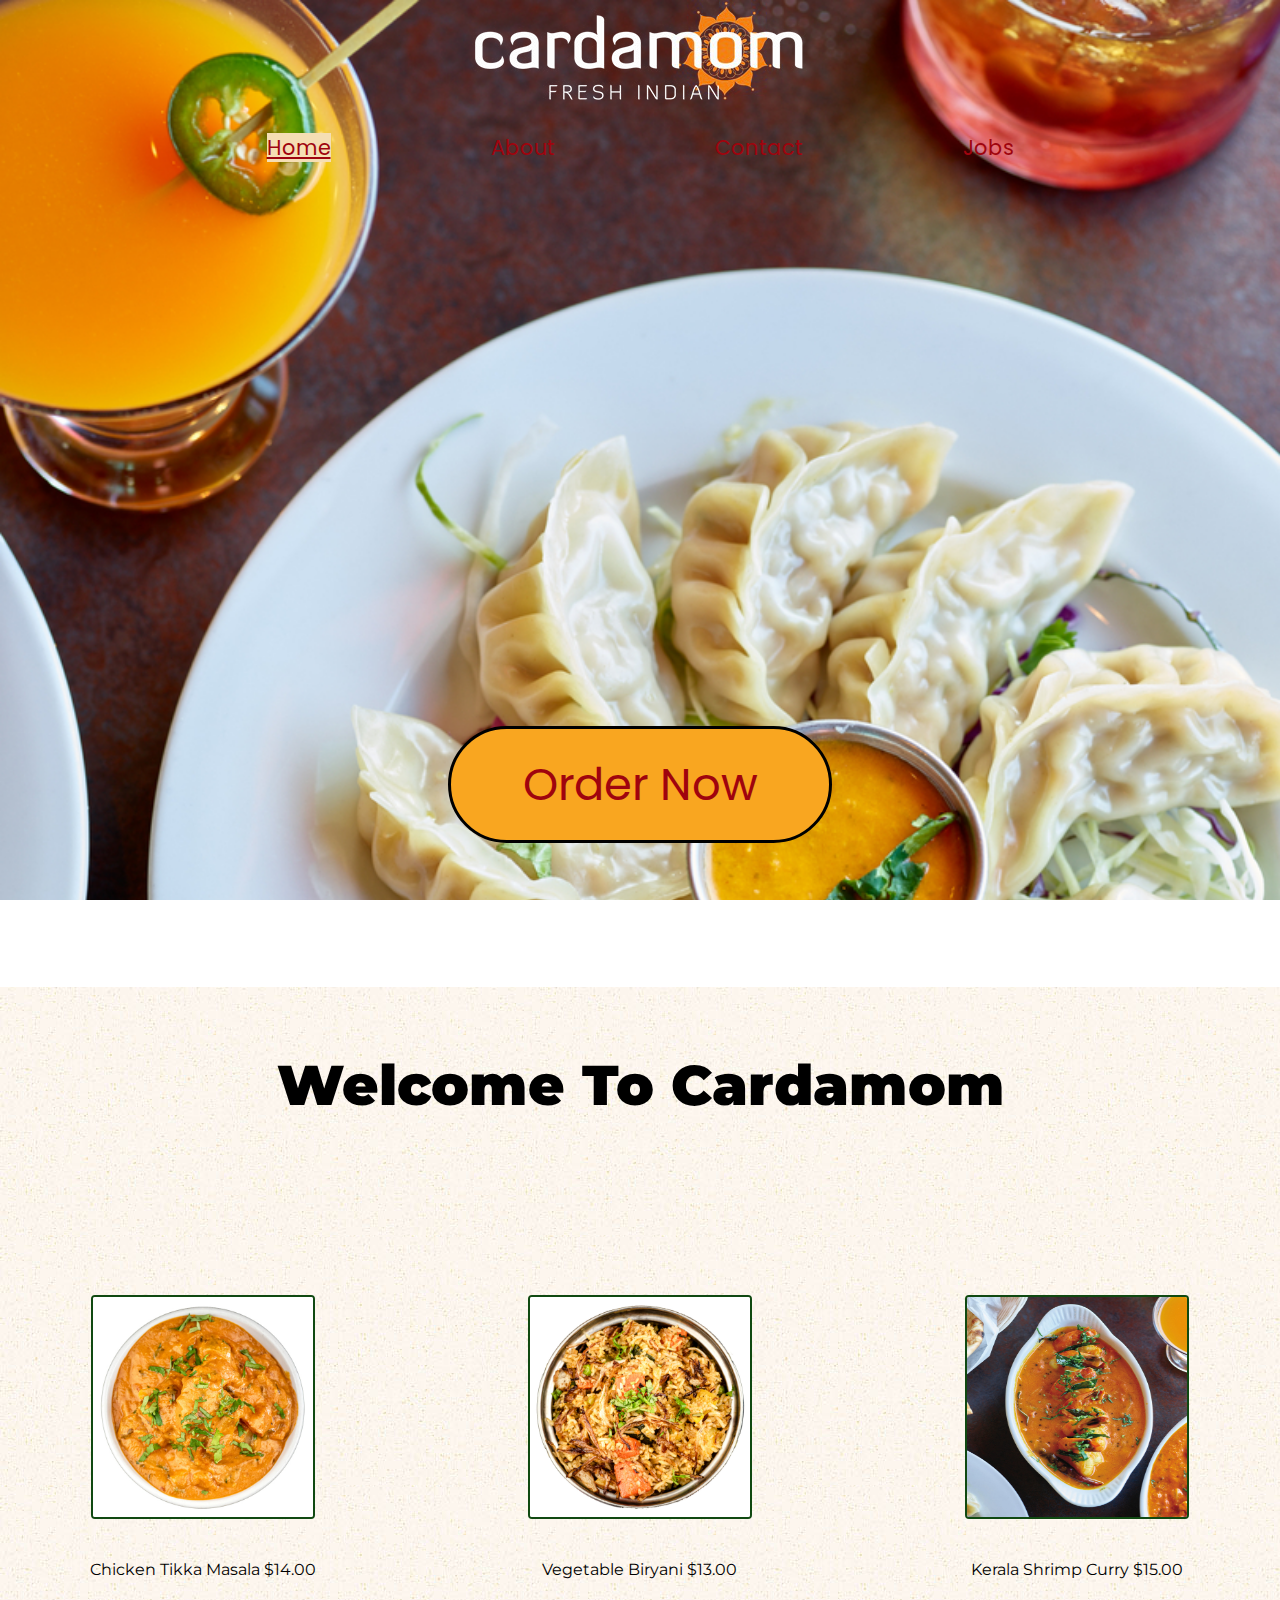
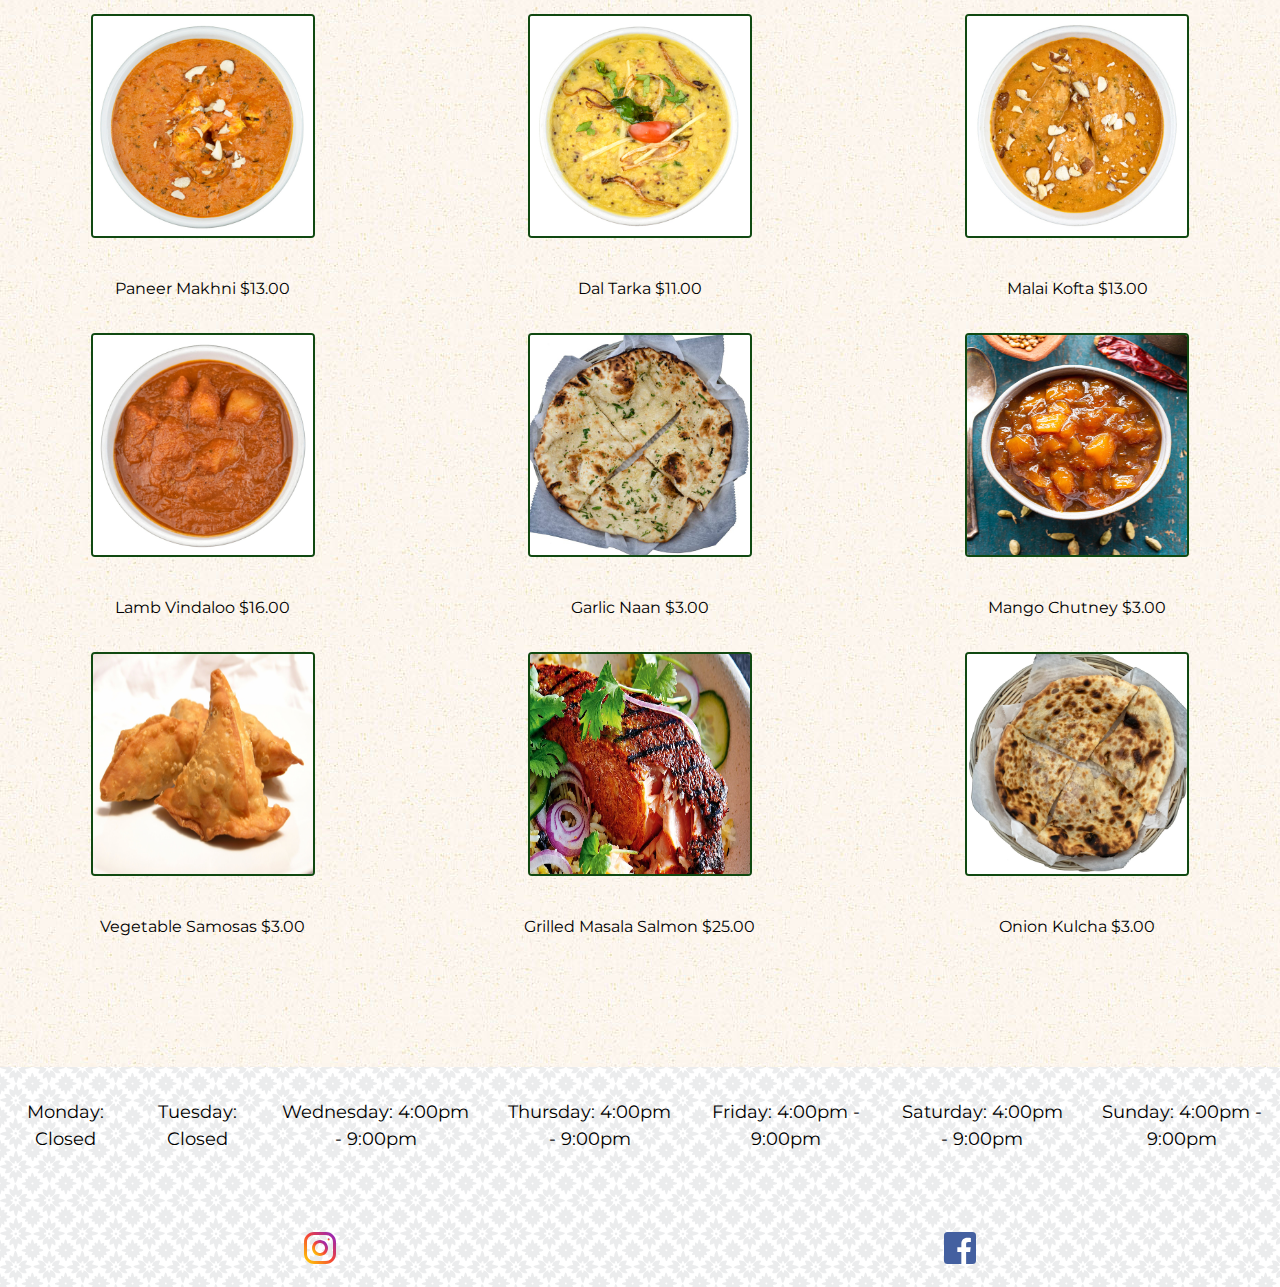
<file: index.html>
<!DOCTYPE html>
<html lang="en">

<head>
    <meta charset="UTF-8">
    <meta http-equiv="X-UA-Compatible" content="IE=edge">
    <meta name="viewport" content="width=device-width, initial-scale=1.0">
    <!-- favicon -->
    <link rel="icon" href="images/favicon.ico">
    <!-- google fonts -->
    <link rel="preconnect" href="https://fonts.gstatic.com">
    <link href="https://fonts.googleapis.com/css2?family=Montserrat&display=swap" rel="stylesheet">
    <link href="https://fonts.googleapis.com/css2?family=Train+One&display=swap" rel="stylesheet">
    <link href="https://fonts.googleapis.com/css2?family=Poppins:wght@600&display=swap" rel="stylesheet">
    <!-- stylesheets -->
    <link rel="stylesheet" type="text/css" href="css/html5reset.css">
    <link rel="stylesheet" type="text/css" href="css/style.css">
    <title>Cardamom Restaurant</title>
</head>

<body>
    <div class="skip"><a href="#main">Skip to Main Content</a></div>
    <header>
        <div class="flex-container">
            <img src="images/cardamom_logo.png" alt="logo">
            <nav>
                <ul class="navlist">
                    <li><a class="active" href="index.html">Home</a></li>
                    <li><a href="about.html">About</a></li>
                    <li><a href="contact.html">Contact</a></li>
                    <li><a href="jobs.html">Jobs</a></li>
                </ul>
            </nav>
        </div>
        <a class="button" href="https://cardamomtogo.square.site/">Order Now</a>
    </header>

    <main id="main">
        <section>
            <h1>Welcome To Cardamom</h1>
            <div class="grid-container">
                <div class="item item1"><a href="https://cardamomtogo.square.site/s/order"><img
                            src="images/chicken_masala.jpeg" alt="chicken"></a></div>
                <div class="item item2">Chicken Tikka Masala $14.00</div>
                <div class="item item3"><a href="https://cardamomtogo.square.site/s/order"><img
                            src="images/veggie_biryani.jpeg" alt="biryani"></a></div>
                <div class="item item4">Vegetable Biryani $13.00</div>
                <div class="item item5"><a href="https://cardamomtogo.square.site/s/order"><img
                            src="images/shrimp_curry.jpeg" alt="shrimp curry"></a></div>
                <div class="item item6">Kerala Shrimp Curry $15.00</div>
                <div class="item item7"><a href="https://cardamomtogo.square.site/s/order"><img
                            src="images/paneer_makhni.jpeg" alt="paneer makhni"></a></div>
                <div class="item item8">Paneer Makhni $13.00</div>
                <div class="item item9"><a href="https://cardamomtogo.square.site/s/order"><img
                            src="images/dal_tarka.jpeg" alt="dal tarka"></a></div>
                <div class="item item10">Dal Tarka $11.00</div>
                <div class="item item11"><a href="https://cardamomtogo.square.site/s/order"><img
                            src="images/malai_kofta.jpeg" alt="malai kofta"></a></div>
                <div class="item item12">Malai Kofta $13.00</div>
                <div class="item item13"><a href="https://cardamomtogo.square.site/s/order"><img
                            src="images/lamp_vindaloo.jpeg" alt="lamb vindaloo"></a></div>
                <div class="item item14">Lamb Vindaloo $16.00</div>
                <div class="item item15"><a href="https://cardamomtogo.square.site/s/order"><img
                            src="images/garlic_naan.jpeg" alt="garlic naan"></a></div>
                <div class="item item16">Garlic Naan $3.00</div>
                <div class="item item17"><a href="https://cardamomtogo.square.site/s/order"><img
                            src="images/mango_chutney.jpeg" alt="mago chutney"></a></div>
                <div class="item item18">Mango Chutney $3.00</div>
                <div class="item item19"><a href="https://cardamomtogo.square.site/s/order"><img
                            src="images/veggie_samosas.jpeg" alt="vegetable samosas"></a></div>
                <div class="item item20">Vegetable Samosas $3.00</div>
                <div class="item item21"><a href="https://cardamomtogo.square.site/s/order"><img
                            src="images/masala_salmon.webp" alt="masala salmon"></a></div>
                <div class="item item22">Grilled Masala Salmon $25.00</div>
                <div class="item item23"><a href="https://cardamomtogo.square.site/s/order"><img
                            src="images/onion_kulcha.webp" alt="Onion Kulcha"></a></div>
                <div class="item item24">Onion Kulcha $3.00</div>

            </div>
        </section>
    </main>

    <footer class="footer-flex">
        <div class="hours">
            <div class="footer-item"><p>Monday: Closed</p></div>
            <div class="footer-item"><p>Tuesday: Closed</p></div>
            <div class="footer-item"><p>Wednesday: 4:00pm - 9:00pm</p></div>
            <div class="footer-item"><p>Thursday: 4:00pm - 9:00pm</p></div>
            <div class="footer-item"><p>Friday: 4:00pm - 9:00pm</p></div>
            <div class="footer-item"><p>Saturday: 4:00pm - 9:00pm</p></div>
            <div class="footer-item"><p>Sunday: 4:00pm - 9:00pm</p></div>
        </div>

        <div class="socials">
            <a href="https://www.instagram.com/fyles_/" target="_blank"><img src="images/instagram.svg"
                    alt="instagram"></a>
            <a href="https://www.facebook.com/cardamomA2" target="_blank"><img src="images/facebook.svg"
                    alt="facebook"></a>
        </div>
    </footer>

</body>

</html>
</file>
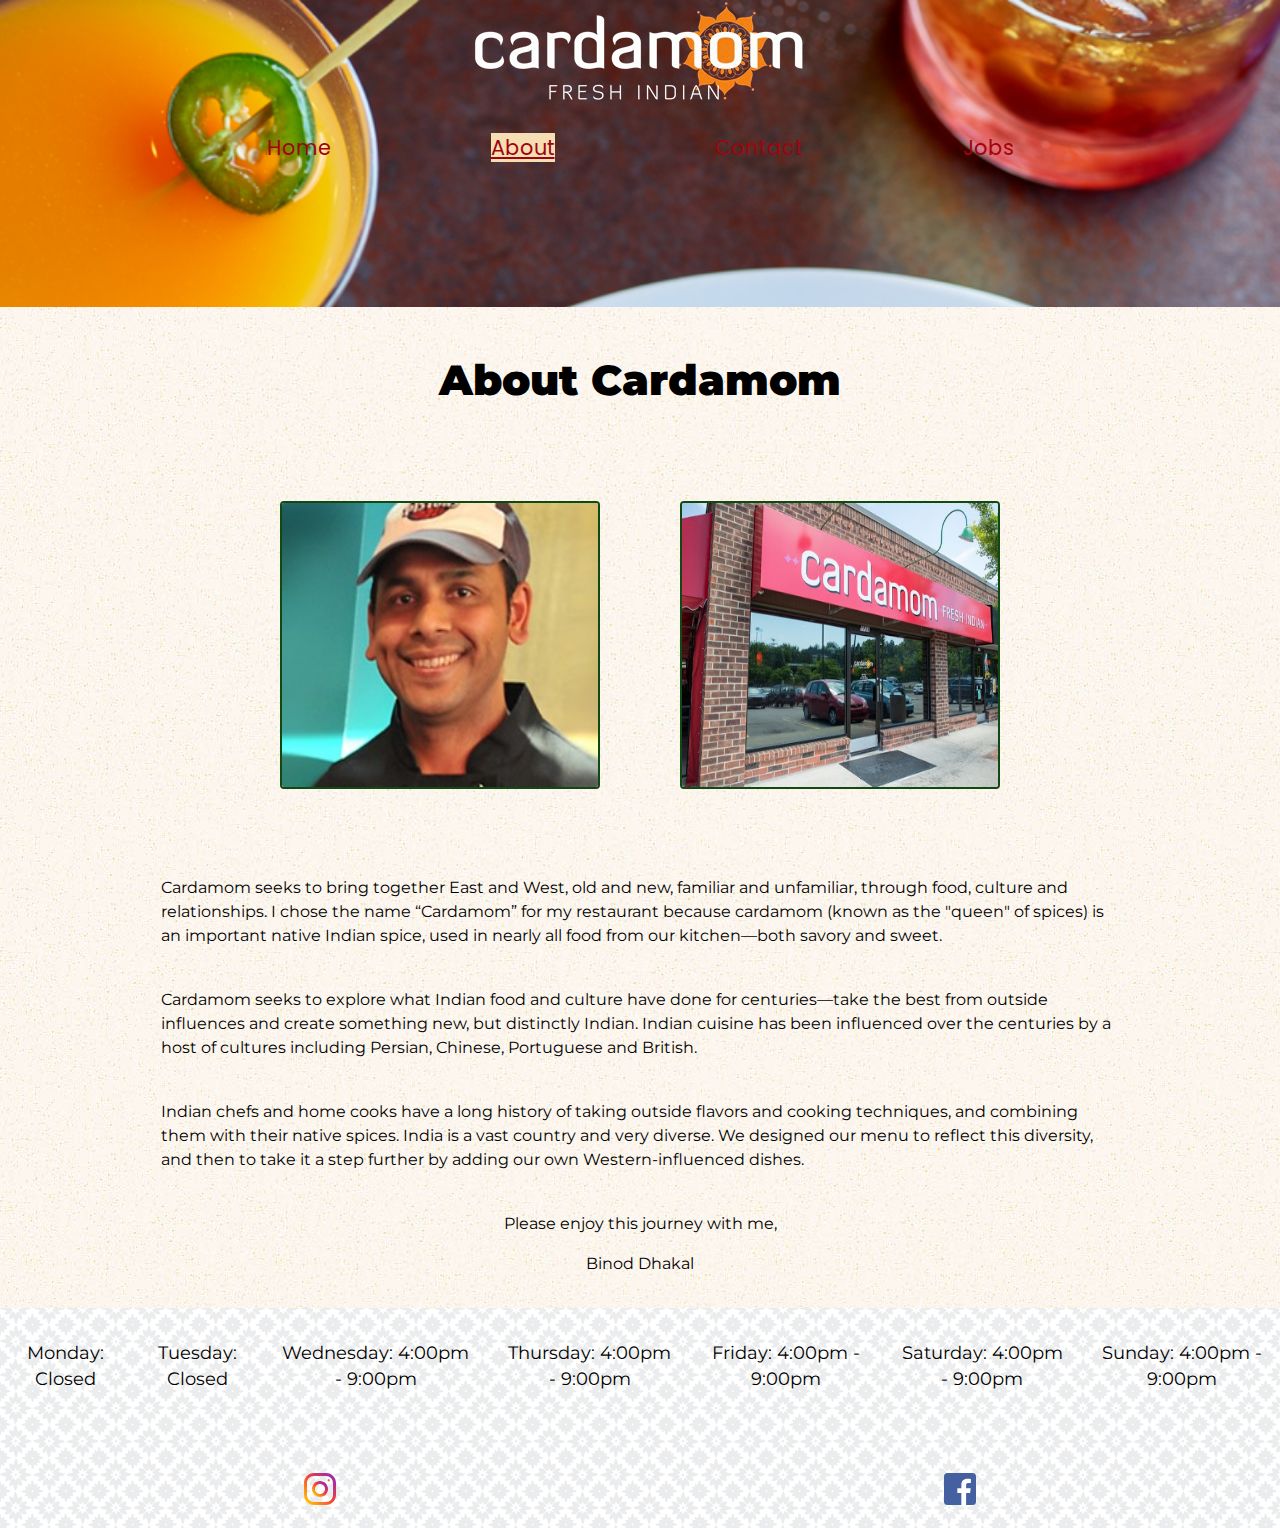
<file: about.html>
<!DOCTYPE html>
<html lang="en">

<head>
    <meta charset="UTF-8">
    <meta http-equiv="X-UA-Compatible" content="IE=edge">
    <meta name="viewport" content="width=device-width, initial-scale=1.0">
    <!-- favicon -->
    <link rel="icon" href="images/favicon.ico">
    <link rel="preconnect" href="https://fonts.gstatic.com">
    <!-- google fonts -->
    <link rel="preconnect" href="https://fonts.gstatic.com">
    <link href="https://fonts.googleapis.com/css2?family=Montserrat&display=swap" rel="stylesheet">
    <link href="https://fonts.googleapis.com/css2?family=Train+One&display=swap" rel="stylesheet">
    <link href="https://fonts.googleapis.com/css2?family=Poppins:wght@600&display=swap" rel="stylesheet">
    <!-- stylesheets -->
    <link rel="stylesheet" href="css/html5reset.css">
    <link rel="stylesheet" href="css/style.css">
    <title>Cardamom Restaurant</title>
</head>

<body>
    <div class="skip"><a href="#main">Skip to Main Content</a></div>
    <header>
        <div class="flex-container about-header">
            <img src="images/cardamom_logo.png" alt="logo">
            <nav>
                <ul class="navlist">
                    <li><a href="index.html">Home</a></li>
                    <li><a class="active" href="about.html">About</a></li>
                    <li><a href="contact.html">Contact</a></li>
                    <li><a href="jobs.html">Jobs</a></li>
                </ul>
            </nav>
        </div>
    </header>

    <main class="about" id="main">
        <h1>About Cardamom</h1>
        <div class="about-container">
            <div class="about-images">
                <div class="item-1">
                    <img src="images/binod.jpeg" alt="Cardamom owner">
                </div>
                <div class="item-2">
                    <img src="images/front.jpg" alt="Store front">
                </div>
            </div>
            <p>
                Cardamom seeks to bring together East and West, old and new, familiar and unfamiliar, through food,
                culture
                and relationships. I chose the name “Cardamom” for my restaurant because cardamom (known as the
                "queen" of
                spices) is an important native Indian spice, used in nearly all food from our kitchen—both savory
                and sweet.</p>
            <br>



            <p>Cardamom seeks to explore what Indian food and culture have done for centuries—take the best from
                outside
                influences and create something new, but distinctly Indian. Indian cuisine has been influenced over
                the
                centuries by a host of cultures including Persian, Chinese, Portuguese and British. </p>
            <br>

            <p>Indian chefs and
                home
                cooks have a long history of taking outside flavors and cooking techniques, and combining them with
                their
                native spices. India is a vast country and very diverse. We designed our menu to reflect this
                diversity, and
                then to take it a step further by adding our own Western-influenced dishes.</p>


            ​<p> Please enjoy this journey with me, </p>
            <p>​Binod Dhakal</p>
        </div>

    </main>

    <footer class="footer-flex">
        <div class="hours">
            <div class="footer-item"><p>Monday: Closed</p></div>
            <div class="footer-item"><p>Tuesday: Closed</p></div>
            <div class="footer-item"><p>Wednesday: 4:00pm - 9:00pm</p></div>
            <div class="footer-item"><p>Thursday: 4:00pm - 9:00pm</p></div>
            <div class="footer-item"><p>Friday: 4:00pm - 9:00pm</p></div>
            <div class="footer-item"><p>Saturday: 4:00pm - 9:00pm</p></div>
            <div class="footer-item"><p>Sunday: 4:00pm - 9:00pm</p></div>
        </div>

        <div class="socials">
            <a href="https://www.instagram.com/fyles_/" target="_blank"><img src="images/instagram.svg"
                    alt="instagram"></a>
            <a href="https://www.facebook.com/cardamomA2" target="_blank"><img src="images/facebook.svg"
                    alt="facebook"></a>
        </div>
    </footer>

</body>

</html>
</file>
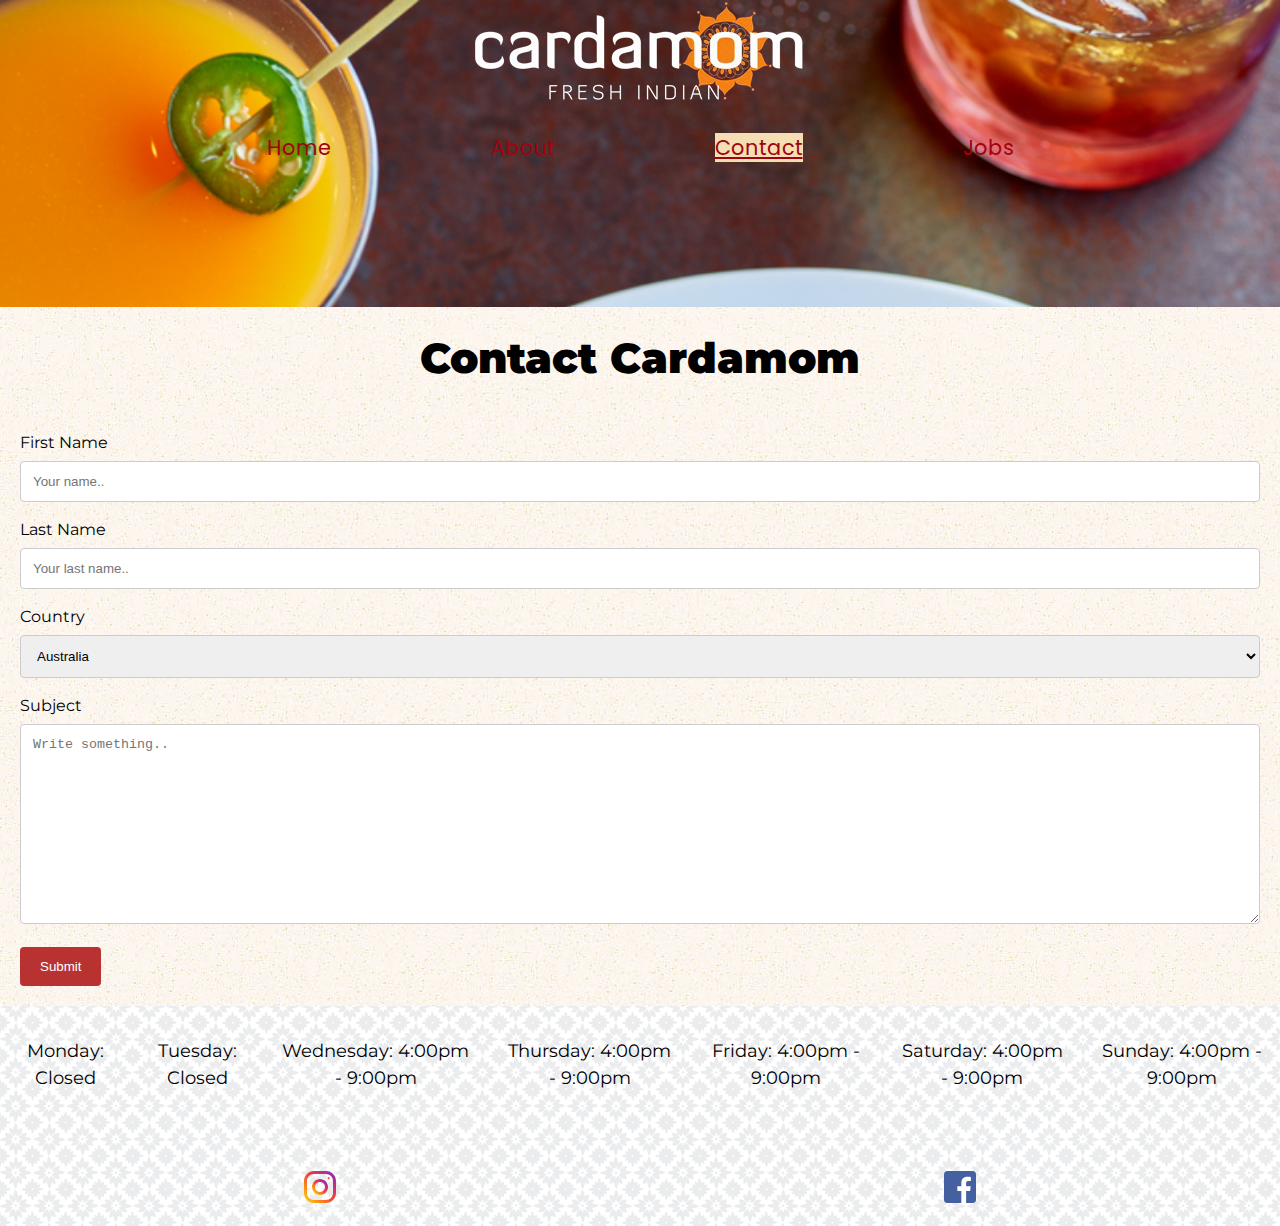
<file: contact.html>
<!DOCTYPE html>
<html lang="en">

<head>
    <meta charset="UTF-8">
    <meta http-equiv="X-UA-Compatible" content="IE=edge">
    <meta name="viewport" content="width=device-width, initial-scale=1.0">
    <!-- favicon -->
    <link rel="icon" href="images/favicon.ico">
    <link rel="preconnect" href="https://fonts.gstatic.com">
    <!-- google fonts -->
    <link rel="preconnect" href="https://fonts.gstatic.com">
    <link href="https://fonts.googleapis.com/css2?family=Montserrat&display=swap" rel="stylesheet">
    <link href="https://fonts.googleapis.com/css2?family=Train+One&display=swap" rel="stylesheet">
    <link href="https://fonts.googleapis.com/css2?family=Poppins:wght@600&display=swap" rel="stylesheet">
    <!-- stylesheets -->
    <link rel="stylesheet" href="css/html5reset.css">
    <link rel="stylesheet" href="css/style.css">
    <title>Cardamom Restaurant</title>
</head>

<body>
    <div class="skip"><a href="#main">Skip to Main Content</a></div>
    <header>
        <div class="flex-container about-header">
            <img src="images/cardamom_logo.png" alt="logo">
            <nav>
                <ul class="navlist">
                    <li><a href="index.html">Home</a></li>
                    <li><a href="about.html">About</a></li>
                    <li><a class="active" href="contact.html">Contact</a></li>
                    <li><a href="jobs.html">Jobs</a></li>
                </ul>
            </nav>
        </div>
    </header>

    <main class="container" id="main">
        <h1>Contact Cardamom</h1>
        <form action="mailto:adfyles3@gmail.com" method="POST">
            <label for="fname">First Name</label>
            <input type="text" id="fname" name="firstname" placeholder="Your name..">
        
            <label for="lname">Last Name</label>
            <input type="text" id="lname" name="lastname" placeholder="Your last name..">
        
            <label for="country">Country</label>
            <select id="country" name="country">
              <option value="australia">Australia</option>
              <option value="canada">Canada</option>
              <option value="usa">USA</option>
            </select>
        
            <label for="subject">Subject</label>
            <textarea id="subject" name="subject" placeholder="Write something.." style="height:200px"></textarea>
        
            <input type="submit" value="Submit">
          </form>

    </main>

    <footer class="footer-flex">
        <div class="hours">
            <div class="footer-item"><p>Monday: Closed</p></div>
            <div class="footer-item"><p>Tuesday: Closed</p></div>
            <div class="footer-item"><p>Wednesday: 4:00pm - 9:00pm</p></div>
            <div class="footer-item"><p>Thursday: 4:00pm - 9:00pm</p></div>
            <div class="footer-item"><p>Friday: 4:00pm - 9:00pm</p></div>
            <div class="footer-item"><p>Saturday: 4:00pm - 9:00pm</p></div>
            <div class="footer-item"><p>Sunday: 4:00pm - 9:00pm</p></div>
        </div>

        <div class="socials">
            <a href="https://www.instagram.com/fyles_/" target="_blank"><img src="images/instagram.svg"
                    alt="instagram"></a>
            <a href="https://www.facebook.com/cardamomA2" target="_blank"><img src="images/facebook.svg"
                    alt="facebook"></a>
        </div>
    </footer>

</body>

</html>
</file>
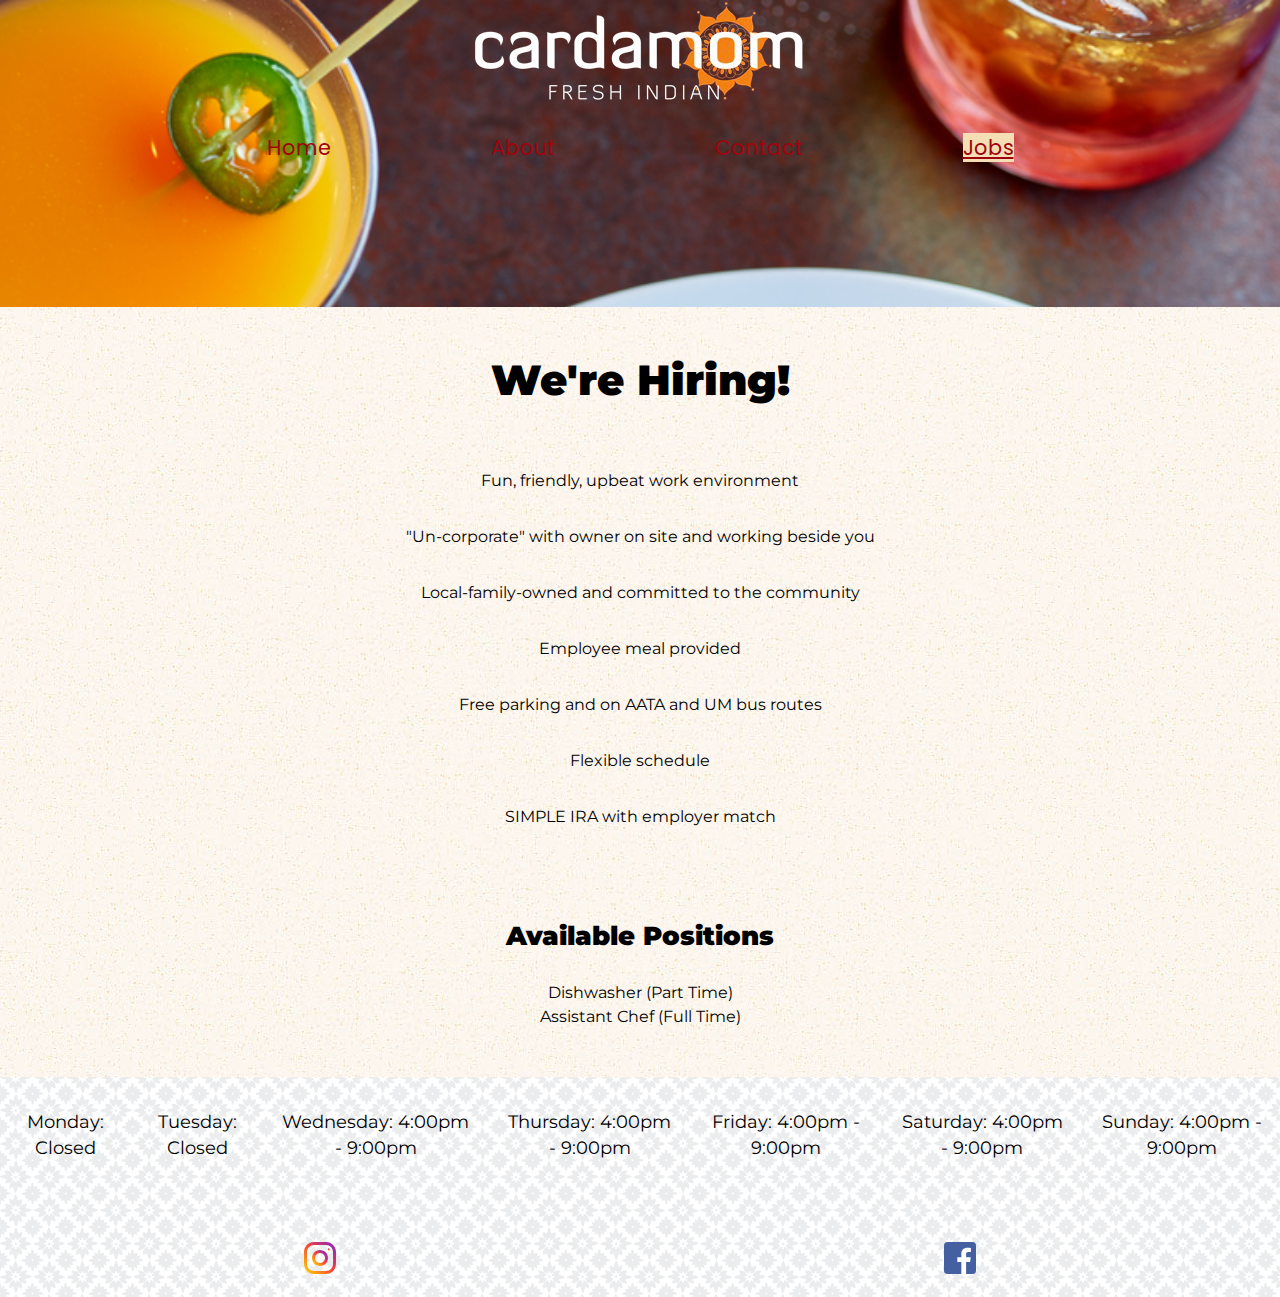
<file: jobs.html>
<!DOCTYPE html>
<html lang="en">

<head>
    <meta charset="UTF-8">
    <meta http-equiv="X-UA-Compatible" content="IE=edge">
    <meta name="viewport" content="width=device-width, initial-scale=1.0">
    <!-- favicon -->
    <link rel="icon" href="images/favicon.ico">
    <link rel="preconnect" href="https://fonts.gstatic.com">
    <!-- google fonts -->
    <link rel="preconnect" href="https://fonts.gstatic.com">
    <link href="https://fonts.googleapis.com/css2?family=Montserrat&display=swap" rel="stylesheet">
    <link href="https://fonts.googleapis.com/css2?family=Train+One&display=swap" rel="stylesheet">
    <link href="https://fonts.googleapis.com/css2?family=Poppins:wght@600&display=swap" rel="stylesheet">
    <!-- stylesheets -->
    <link rel="stylesheet" href="css/html5reset.css">
    <link rel="stylesheet" href="css/style.css">
    <title>Cardamom Restaurant</title>
</head>

<body>
    <div class="skip"><a href="#main">Skip to Main Content</a></div>
    <header>
        <div class="flex-container about-header">
            <img src="images/cardamom_logo.png" alt="logo">
            <nav>
                <ul class="navlist">
                    <li><a href="index.html">Home</a></li>
                    <li><a href="about.html">About</a></li>
                    <li><a href="contact.html">Contact</a></li>
                    <li><a class="active" href="jobs.html">Jobs</a></li>
                </ul>
            </nav>
        </div>
    </header>

    <main class="jobs" id="main">
        <h1>We're Hiring!</h1>
        <div class="jobs-container">
            <ul class="hiring-list">
                <li>Fun, friendly, upbeat work environment</li>
                <li>​"Un-corporate" with owner on site and working beside you</li>
                <li>Local-family-owned and committed to the community</li>
                <li>Employee meal provided</li>
                <li>Free parking and on AATA and UM bus routes</li>
                <li>Flexible schedule</li>
                <li>SIMPLE IRA with employer match​</li>
            </ul>
            <h2>Available Positions</h2>
            <ul>
                <li>Dishwasher (Part Time)</li>
                <li>Assistant Chef (Full Time)</li>
            </ul>
        </div>
    </main>

    <footer class="footer-flex">
        <div class="hours">
            <div class="footer-item"><p>Monday: Closed</p></div>
            <div class="footer-item"><p>Tuesday: Closed</p></div>
            <div class="footer-item"><p>Wednesday: 4:00pm - 9:00pm</p></div>
            <div class="footer-item"><p>Thursday: 4:00pm - 9:00pm</p></div>
            <div class="footer-item"><p>Friday: 4:00pm - 9:00pm</p></div>
            <div class="footer-item"><p>Saturday: 4:00pm - 9:00pm</p></div>
            <div class="footer-item"><p>Sunday: 4:00pm - 9:00pm</p></div>
        </div>

        <div class="socials">
            <a href="https://www.instagram.com/fyles_/" target="_blank"><img src="images/instagram.svg"
                    alt="instagram"></a>
            <a href="https://www.facebook.com/cardamomA2" target="_blank"><img src="images/facebook.svg"
                    alt="facebook"></a>
        </div>
    </footer>

</body>

</html>
</file>
<file: css/style.css>
/* -------typography-------- */
* {
    box-sizing: border-box;
}
/* FROM HW5 */
*:focus {
    border: 2px dashed;
  }

html {
    height: 100%;
}

body {
    font-family: 'Montserrat', sans-serif;
    line-height: 1.5;
    color: #000;
    min-height: 100%;
    display: flex;
    flex-direction: column;
}


h1,
h2,
h3 {
    font-weight: 900;
}

p {
    font-size: 1rem;
    margin-bottom: 1em;
}

li {
    font-size: 1rem;
}

h1 {
    font-size: 2.6rem;
}

h2 {
    font-size: 1.6rem;
}

h3 {
    font-size: 1.2rem;
}

/* makes sure blocks of text don't stretch far on big screens */
h1,
h2,
h3,
p {
    max-width: 90ch;
}

/* -----link styling----- */
ul {
    list-style: none;
    text-align: center;
}

a {
    font-family: 'Poppins', sans-serif;
    text-decoration: none;
    color: #9f040e;
}

a:visited {
    text-decoration: none;
}

a:hover {
    color: red;
    transition: .3s;
}

a:active {
    text-decoration: underline;
}

/* Skip to main Content ALL RIGHTS TO COLLEEN VAN LENT (HOMEWORK 5)*/

.skip a{
    left: 0;
    padding: 7px;
    -webkit-transition: top 1s ease-out;
    transition: top 1s ease-out;
    z-index: 1;
    position: absolute;
    top:-50px;
}


.skip a:focus {
    background: white;
    left: 0;
    padding: 7px;
    -webkit-transition: top 1s ease-out;
    transition: top 1s ease-out;
    z-index: 1;
    position: absolute;
    top: 10px    ;
  }

/* header */

header {
    
    background-size: cover;
    padding-bottom: 9em;
    background-attachment: fixed;     
    background-image: url("../images/momos.jpeg");}

nav ul {
    padding-bottom: 10em;
    padding-top: 2em;
}


.flex-container {
    display: flex;
    flex-direction: column;
    align-items: center;
}

li a.active {
    background-color: wheat;
    text-decoration: underline;
}

.navlist {
    display: flex;
    flex-direction: column;
}

/* -----CTA----- */

.button {
    background-color: #f9a620;
    font-size: 1.8rem;
    border-radius: 100px;
    width: 60%;
    height: 12vh;
    border: 3px solid black;
    display: flex;
    align-items: center;
    justify-content: center;
    margin: auto;
}

.button:hover {
    background-color: rgb(128, 128, 128, .7);
    transition: 500ms ease-in;
}

.button::after {
    background: rgba(0, 0, 0, .5);

}

/* tablet header */

@media screen and (min-width: 600px) {
    .navlist {
        display: flex;
        flex-direction: row;
    }

    .navlist li {
        padding: 0 3em;
    }

    .navlist a {
        font-size: 1.2rem;
    }

    .button{
        font-size: 2.2rem;
    }

}

/* desktop header */

@media screen and (min-width:800px) {  
    .button {
        width: 30%;
        height: 13vh;
        font-size: 2.8rem;
        margin-top: 9em;
    }

    .navlist li {
        padding: 0 5em;
    }

    .navlist a {
        font-size: 1.3rem;
    }

    .flex-container {
        justify-content: space-around;
    }
}


/* -----favorites----- */

section {
    background-image: url('../images/texture_pattern.jpg');

}

section>h1 {
    text-align: center;
    padding: 1em;
    margin: 0 auto;
}

.grid-container img {
    width: 10em;
    height: 10em;
    border: 2px solid #104911;
    border-radius: 4px;
}

.grid-container {
    display: grid;
    grid-template-columns: 1fr 1fr;
    grid-gap: 1rem;
    justify-content: center;
    align-items: center;
    padding-bottom: 3em;
}

.item {
    text-align: center;
}

.item1 {
    grid-column: 1/ 2;
    grid-row: 1/ 1;
}

.item2 {
    grid-column: 2/ 2;
    grid-row: 1/ 1;
}

.item3 {
    grid-column: 1/ 1;
    grid-row: 2/ 2;
}

.item4 {
    grid-column: 2/ 2;
    grid-row: 2/ 2;
}

.item5 {
    grid-column: 1/2;
    grid-row: 3/ 3;
}

.item6 {
    grid-column: 2/2;
    grid-row: 3/ 3;
}

.item7 {
    grid-column: 1/2;
    grid-row: 4/ 4;
}

.item8 {
    grid-column: 2/2;
    grid-row: 4/ 4;
}

.item9 {
    grid-column: 1/2;
    grid-row: 5/ 5;
}

.item10 {
    grid-column: 2/2;
    grid-row: 5 / 5;
}

/* tablet favorites */

@media screen and (min-width: 600px) {
    .grid-container img {
        width: 12em;
        height: 12em;
        border: 2px solid #104911;
        border-radius: 4px;
    }
    
    .grid-container {
        display: grid;
        grid-template-columns: 1fr 1fr 1fr;
        grid-gap: 1rem;
        justify-content: center;
        align-items: center;
        padding-bottom: 3em;
    }

    .item {
        text-align: center;
    }
    
    .item1 {
        grid-column: 1/2;
        grid-row: 1/1;
    }
    
    .item2 {
        grid-column: 1/2;
        grid-row: 2/2;
    }
    
    .item3 {
        grid-column: 2/3;
        grid-row: 1/1;
    }
    
    .item4 {
        grid-column: 2/3;
        grid-row: 2/2;
    }
    
    .item5 {
        grid-column: 3/4;
        grid-row: 1/1;
    }
    
    .item6 {
        grid-column: 3/4;
        grid-row: 2/2;
    }

    .item7 {
        grid-column: 1/2;
        grid-row: 3/3;
    }
    
    .item8 {
        grid-column: 1/2;
        grid-row: 4/4;
    }
    
    .item9 {
        grid-column: 2/3;
        grid-row: 3/3;
    }
    
    .item10 {
        grid-column: 2/3;
        grid-row: 4/4;
    }

    .item11 {
        grid-column: 3/4;
        grid-row: 3/3;
    }

    .item12 {
        grid-column: 3/4;
        grid-row: 4/4;
    }

    .item13 {
        grid-column: 1/2;
        grid-row: 5/5;
    }

    .item14 {
        grid-column: 1/2;
        grid-row: 6/6;
    }

    .item15 {
        grid-column: 2/3;
        grid-row: 5/5;
    }

    .item16 {
        grid-column: 2/3;
        grid-row: 6/6;
    }

    .item17 {
        grid-column: 3/4;
        grid-row: 5/5;
    }

    .item18 {
        grid-column: 3/4;
        grid-row: 6/6;
    }

    .item19 {
        grid-column: 1/2;
        grid-row: 7/7;
    }

    .item20 {
        grid-column: 1/2;
        grid-row: 8/8;
    }

    .item21 {
        grid-column: 2/3;
        grid-row: 7/7;
    }

    .item22 {
        grid-column: 2/3;
        grid-row: 8/8;
    }

    .item23 {
        grid-column: 3/4;
        grid-row: 7/7;
    }

    .item24 {
        grid-column: 3/4;
        grid-row: 8/8;
    }
}

/* desktop favorites */

@media screen and (min-width: 800px) {
    .grid-container img {
        width: 14em;
        height: 14em;
        border: 2px solid #104911;
        border-radius: 4px;
    }

    section>h1 {
        text-align: center;
        padding-top: 1em;
        padding-bottom: 3em;
        margin: 0 auto;
        font-size: 3.5rem;
    }
    
    .grid-container {
        display: grid;
        grid-template-columns: 1fr 1fr 1fr;
        grid-gap: 2rem;
        justify-content: center;
        align-items: center;
        padding-bottom: 8em;
    }

    .item {
        text-align: center;
    }
    
    .item1 {
        grid-column: 1/2;
        grid-row: 1/1;
    }
    
    .item2 {
        grid-column: 1/2;
        grid-row: 2/2;
    }
    
    .item3 {
        grid-column: 2/3;
        grid-row: 1/1;
    }
    
    .item4 {
        grid-column: 2/3;
        grid-row: 2/2;
    }
    
    .item5 {
        grid-column: 3/4;
        grid-row: 1/1;
    }
    
    .item6 {
        grid-column: 3/4;
        grid-row: 2/2;
    }

    .item7 {
        grid-column: 1/2;
        grid-row: 3/3;
    }
    
    .item8 {
        grid-column: 1/2;
        grid-row: 4/4;
    }
    
    .item9 {
        grid-column: 2/3;
        grid-row: 3/3;
    }
    
    .item10 {
        grid-column: 2/3;
        grid-row: 4/4;
    }

    .item11 {
        grid-column: 3/4;
        grid-row: 3/3;
    }

    .item12 {
        grid-column: 3/4;
        grid-row: 4/4;
    }

    .item13 {
        grid-column: 1/2;
        grid-row: 5/5;
    }

    .item14 {
        grid-column: 1/2;
        grid-row: 6/6;
    }

    .item15 {
        grid-column: 2/3;
        grid-row: 5/5;
    }

    .item16 {
        grid-column: 2/3;
        grid-row: 6/6;
    }

    .item17 {
        grid-column: 3/4;
        grid-row: 5/5;
    }

    .item18 {
        grid-column: 3/4;
        grid-row: 6/6;
    }

    .item19 {
        grid-column: 1/2;
        grid-row: 7/7;
    }

    .item20 {
        grid-column: 1/2;
        grid-row: 8/8;
    }

    .item21 {
        grid-column: 2/3;
        grid-row: 7/7;
    }

    .item22 {
        grid-column: 2/3;
        grid-row: 8/8;
    }

    .item23 {
        grid-column: 3/4;
        grid-row: 7/7;
    }

    .item24 {
        grid-column: 3/4;
        grid-row: 8/8;
    }
}

/* -----footer----- */

footer {
    background-image: url('../images/background.png');
}

.footer-flex {
    margin-top: auto;
    width: 100%;
    bottom: 0;
    left: 0;
    display: flex;
    flex-direction: column;
}

.hours {
    display: flex;
    flex-direction: column;
    align-items: center;
    padding: 2em 0 1em 0;
}


footer p {
    text-align: center;
    color: #000;
    margin-bottom: 0;
}

footer ul {
    padding: 1em;
}

footer img {
    width: 2em;
}

.socials {
    display: flex;
    justify-content: space-around;
    padding-bottom: 1em;
}

 
.about p {
    text-align: center;
}

.owner-img {
    margin: auto;
} 

/* desktop footer */

@media screen and (min-width:800px) {
    footer p {
        font-size: 1.1rem;
        margin-bottom: 0;
    }

    .footer-item {
        padding: 0 1em;
    }

    .hours {
        display: flex;
        flex-direction: row;
        justify-content: center;
        padding: 2em 0 1em 0;
        margin-bottom: 4em;
    }
}


/* ------------ABOUT PAGE------------ */

/* ------header----- */
.about-header nav ul {
    padding-bottom: 0;
}

/* content */
.about {
    background-image: url('../images/texture_pattern.jpg');
    padding-bottom: 1em;
}

.about p {
    padding: 0 1em;
    text-align: center;
}

.about-container {
    display: flex;
    flex-direction: column;
    align-items: center;
}

.item-1 {
    margin-bottom: 1em;
}

.item-2 {
    margin-bottom: 1em;
}

.about h1 {
    text-align: center;
    padding: 1em;
}

.about .about-container img {
    width: 12em;
    height: 12em;
    border: 2px solid #104911;
    border-radius: 4px;
    margin-bottom: 1em;
}

/* tablet about page */

@media screen and (min-width:600px) {
    .about p {
        padding: 0 1em;
        text-align: left;
    }

    .about .about-container img {
        width: 18em;
        height: 14em;
        border: 2px solid #104911;
        border-radius: 4px;
        margin-bottom: 1em;
    }

    .about-images {
        display: flex;
    }

    .item-1 {
        margin-bottom: 1em;
        padding-right: 1.5em;
    }
}

@media screen and (min-width: 800px) {
    .about .about-container img {
        width: 20em;
        height: 18em;
        border: 2px solid #104911;
        border-radius: 4px;
        margin-bottom: 1em;
    }

    .item-1 {
        margin-bottom: 1em;
        padding-right: 5em;
    }

    .about-images {
        display: flex;
        margin: 3em;
    }

}

/* ------CONTACT PAGE------ */

/* form */
input[type=text], select, textarea {
    width: 100%;
    padding: 12px;
    border: 1px solid #ccc;
    border-radius: 4px;
    box-sizing: border-box;
    margin-top: 6px;
    margin-bottom: 16px;
    resize: vertical;
  }
  
  input[type=submit] {
    background-color: #b83232;
    color: white;
    padding: 12px 20px;
    border: none;
    border-radius: 4px;
    cursor: pointer;
  }
  
  input[type=submit]:hover {
    background-color: #cbc29b;
  }
  
  .container {
    border-radius: 5px;
    background-image: url('../images/texture_pattern.jpg');
    padding: 20px;
  }

  .container h1 {
      text-align: center;
      padding-bottom: 1em;
  }

  .jobs-container h2 {
    text-align: center;
    padding-bottom: 1em;
    margin: 0 auto;
  }



/* -----JOBS PAGE------ */
.jobs {
    background-image: url('../images/texture_pattern.jpg');
}

.jobs h1 {
    text-align: center;
    padding: 1em;
}

.hiring-list {
    list-style-type: disc;
    padding-bottom: 1.5em;
}

.hiring-list li {
    padding: 1em;
}

jobs-container {
    display: flex;
}

.jobs-container ul {
    margin-bottom: 3em;
}


/* PREFERS REDUCED MOTION */
@media screen and (prefers-reduced-motion: reduce){
    html{
        scroll-behavior: auto; 
    }
  
    .skip a{
      -webkit-transition: none; 
      transition: none;        
     }
  
    header{
      background-attachment: initial;
    }
}
</file>
